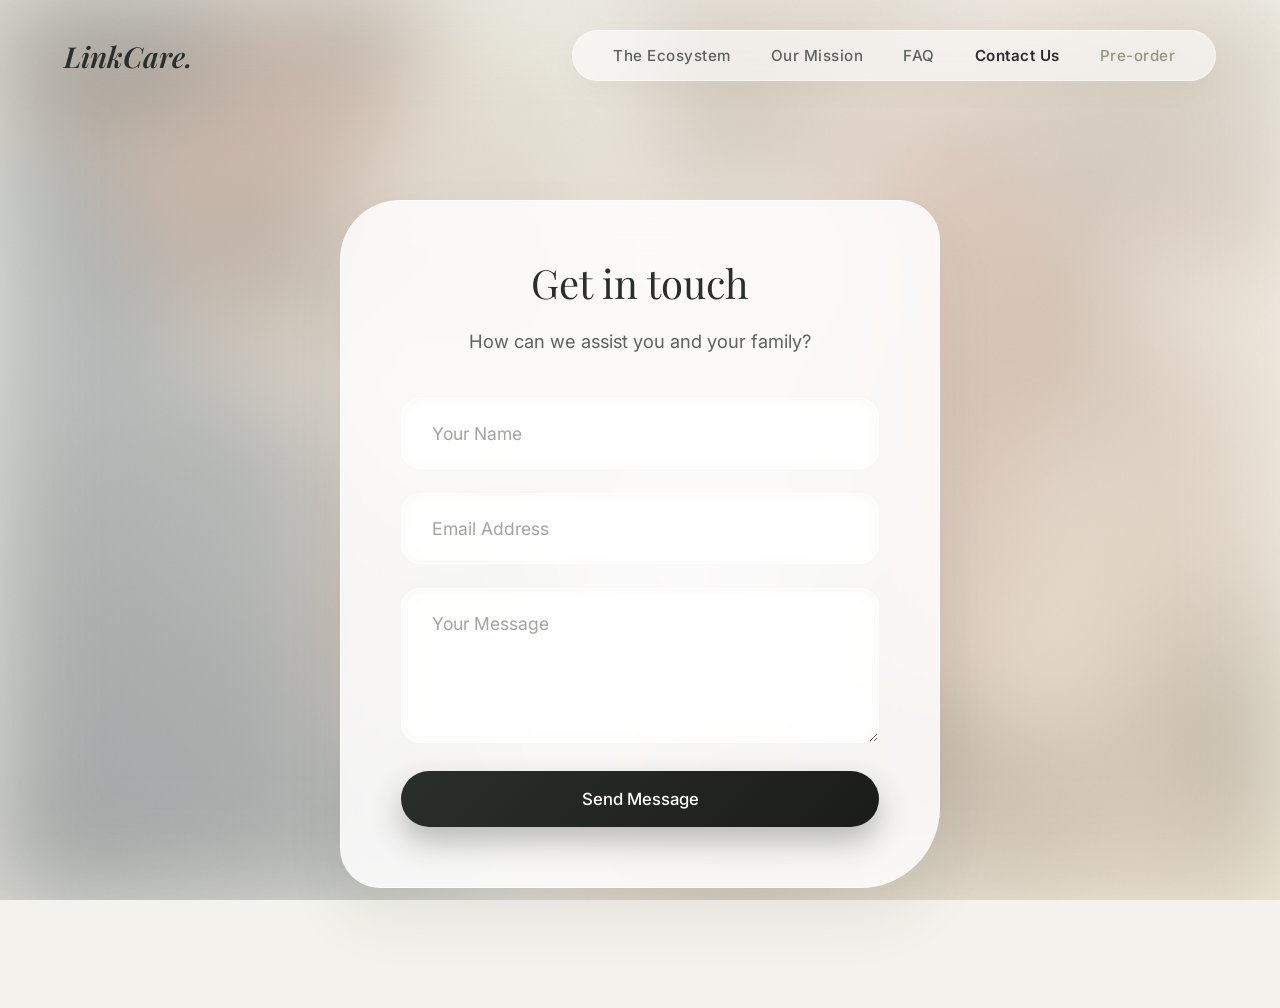
<file: contact.html>
<!DOCTYPE html>
<html lang="en">
<head>
    <meta charset="UTF-8">
    <meta name="viewport" content="width=device-width, initial-scale=1.0">
    <title>LinkCare | Contact Us</title>
    <link rel="stylesheet" href="style.css">
</head>
<body>
    <nav class="zen-nav">
        <div class="nav-brand">LinkCare.</div>
        <div class="nav-links">
            <a href="index.html">The Ecosystem</a>
            <a href="about.html">Our Mission</a>
            <a href="faq.html">FAQ</a>
            <a href="contact.html" style="color: var(--charcoal); font-weight: 600;">Contact Us</a>
            <a href="pre-order.html" style="color: var(--sage-green); font-weight: 500;">Pre-order</a>
        </div>
    </nav>

    <!-- Soft focus background element -->
    <div style="position: absolute; top: 0; left: 0; width: 100%; height: 100vh; overflow: hidden; z-index: -1;">
        <img src="6.jpeg" alt="Soft background" style="filter: blur(50px); opacity: 0.3; object-fit: cover; width: 100%; height: 100%;">
    </div>

    <section class="padded-section" style="padding-top: 200px; display: flex; justify-content: center;">
        <div class="cloud-container" style="width: 100%; max-width: 600px;">
            <h1 style="text-align: center; margin-bottom: 20px; font-size: 2.5rem;">Get in touch</h1>
            <p style="text-align: center; margin-bottom: 40px;">How can we assist you and your family?</p>
            
            <form>
                <input type="text" class="zen-input" placeholder="Your Name" required>
                <input type="email" class="zen-input" placeholder="Email Address" required>
                <textarea class="zen-input" rows="5" placeholder="Your Message" required></textarea>
                <div style="text-align: center;">
                    <button type="submit" class="btn-pill" style="width: 100%;">Send Message</button>
                </div>
            </form>
        </div>
    </section>

    <script src="script.js"></script>
</body>
</html>
</file>
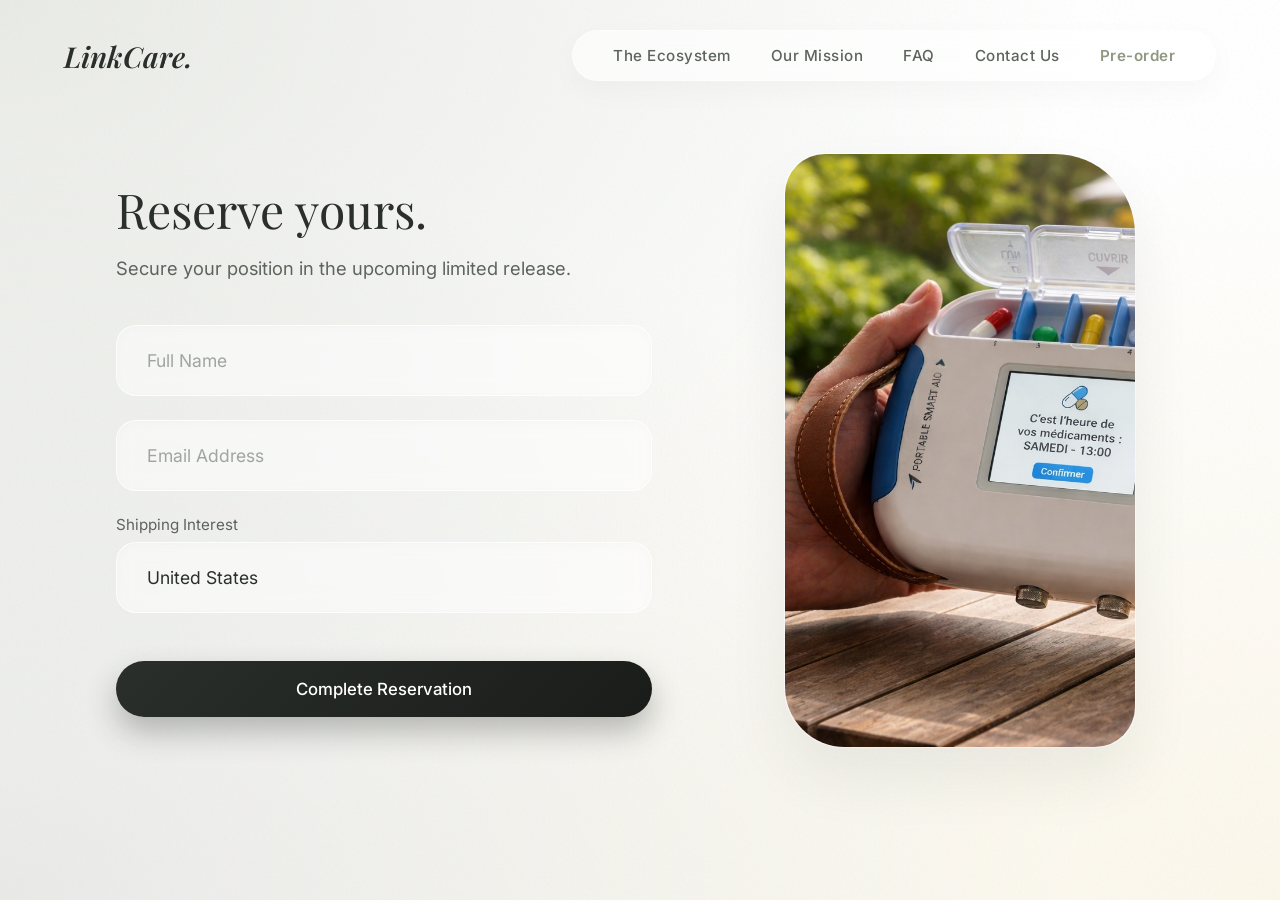
<file: pre-order.html>
<!DOCTYPE html>
<html lang="en">
<head>
    <meta charset="UTF-8">
    <meta name="viewport" content="width=device-width, initial-scale=1.0">
    <title>LinkCare | Reserve</title>
    <link rel="stylesheet" href="style.css">
</head>
<body style="background-color: var(--pure-white);">
    <nav class="zen-nav">
        <div class="nav-brand">LinkCare.</div>
        <div class="nav-links">
            <a href="index.html">The Ecosystem</a>
            <a href="about.html">Our Mission</a>
            <a href="faq.html">FAQ</a>
            <a href="contact.html">Contact Us</a>
            <a href="pre-order.html" style="color: var(--sage-green); font-weight: 600;">Pre-order</a>
        </div>
    </nav>

    <section class="asym-grid" style="min-height: 100vh; padding: 0 5%; gap: 0;">
        <div style="padding: 100px 5%; max-width: 600px; margin: 0 auto; width: 100%;">
            <h1 style="font-size: 3rem; margin-bottom: 16px;">Reserve yours.</h1>
            <p style="margin-bottom: 40px;">Secure your position in the upcoming limited release.</p>
            
            <form id="zen-preorder">
                <input type="text" class="zen-input" placeholder="Full Name" required>
                <input type="email" class="zen-input" placeholder="Email Address" required>
                
                <div style="margin-bottom: 24px;">
                    <label style="display: block; font-size: 0.95rem; color: var(--text-muted); margin-bottom: 8px;">Shipping Interest</label>
                    <select class="zen-input" style="appearance: none;">
                        <option>United States</option>
                        <option>Europe</option>
                        <option>Asia Pacific</option>
                    </select>
                </div>
                
                <button type="submit" id="submit-btn" class="btn-pill" style="width: 100%;">Complete Reservation</button>
            </form>
        </div>
        
        <div style="height: 100vh; padding: 100px 80px; display: flex; align-items: center; justify-content: center;">
            <div class="cloud-container-alt" style="height: 85%; width: 100%; padding: 0;">
                <img src="7.jpeg" alt="LinkCare Box Checkout" style="border-radius: 40px 80px 40px 60px;">
            </div>
        </div>
    </section>

    <script src="script.js"></script>
</body>
</html>
</file>
<file: style.css>
@import url('https://fonts.googleapis.com/css2?family=Inter:wght@300;400;500&family=Playfair+Display:ital,wght@0,400;0,600;1,400&display=swap');

:root {
    --bg-color: #F4F2EC; /* Warm, premium off-white (Cream/Taupe) */
    --pure-white: #FFFFFF;
    --sage-green: #909881; /* Deeper, richer sage */
    --sage-green-dark: #6C725E;
    --gold-accent: #D4AF37;
    --charcoal: #2A2F2B; /* Forest-charcoal */
    --text-muted: #5D635D;
    
    --font-heading: 'Playfair Display', serif;
    --font-body: 'Inter', sans-serif;
    
    --shadow-soft: 0 30px 60px rgba(42, 47, 43, 0.08); /* Sophisticated deep shadow */
    --shadow-hover: 0 40px 80px rgba(42, 47, 43, 0.12);
}

* {
    margin: 0;
    padding: 0;
    box-sizing: border-box;
}

body {
    background-color: var(--bg-color);
    color: var(--charcoal);
    font-family: var(--font-body);
    overflow-x: hidden;
    -webkit-font-smoothing: antialiased;
    /* Adding texture and ambient warmth gradients to kill the "boring white" */
    background-image: 
        radial-gradient(at 0% 0%, rgba(144, 152, 129, 0.2) 0px, transparent 60%),
        radial-gradient(at 100% 100%, rgba(212, 175, 55, 0.1) 0px, transparent 60%),
        radial-gradient(at 0% 100%, rgba(108, 114, 94, 0.15) 0px, transparent 60%),
        url("data:image/svg+xml,%3Csvg viewBox='0 0 400 400' xmlns='http://www.w3.org/2000/svg'%3E%3Cfilter id='noiseFilter'%3E%3CfeTurbulence type='fractalNoise' baseFrequency='0.8' numOctaves='3' stitchTiles='stitch'/%3E%3C/filter%3E%3Crect width='100%25' height='100%25' filter='url(%23noiseFilter)' opacity='0.04'/%3E%3C/svg%3E");
    background-attachment: fixed;
}

/* Ambient Floating Orbs */
.orb {
    position: absolute;
    border-radius: 50%;
    filter: blur(120px);
    z-index: -1;
    opacity: 0.6;
    animation: floatOrb 10s ease-in-out infinite alternate;
}

.orb-1 { width: 400px; height: 400px; background: rgba(144, 152, 129, 0.4); top: -10%; left: 0; }
.orb-2 { width: 500px; height: 500px; background: rgba(220, 205, 175, 0.4); bottom: 10%; right: -5%; }

@keyframes floatOrb {
    0% { transform: translateY(0) scale(1); }
    100% { transform: translateY(100px) scale(1.1); }
}

a {
    color: var(--sage-green);
    text-decoration: none;
    transition: color 0.3s ease;
}
a:hover {
    color: var(--sage-green-dark);
}

/* Typography */
h1, h2, h3, h4, h5 {
    font-family: var(--font-heading);
    color: var(--charcoal);
    line-height: 1.1;
}

h1 {
    font-size: clamp(3.5rem, 7vw, 6rem);
    font-weight: 400;
}

h2 {
    font-size: clamp(2.5rem, 5vw, 4rem);
    font-weight: 400;
}

p {
    font-size: 1.15rem;
    line-height: 1.8;
    color: var(--text-muted);
}

/* Layout Utilities & Shapes */
.cloud-container {
    background-color: rgba(255, 255, 255, 0.85); /* Slightly transparent */
    backdrop-filter: blur(20px);
    border: 1px solid rgba(255,255,255,0.6);
    border-radius: 60px 40px 80px 40px; 
    padding: 60px;
    box-shadow: var(--shadow-soft);
    position: relative;
    overflow: hidden;
}

.cloud-container-alt {
    border-radius: 40px 80px 40px 60px;
    background-color: rgba(255, 255, 255, 0.85);
    backdrop-filter: blur(20px);
    border: 1px solid rgba(255,255,255,0.6);
}

.padded-section {
    padding: 120px 5%;
    max-width: 1400px;
    margin: 0 auto;
    position: relative;
}

/* Strict Image Treatments */
img {
    width: 100%;
    height: 100%;
    object-fit: cover;
    border-radius: 40px;
    box-shadow: var(--shadow-soft);
}

/* Navbar */
.zen-nav {
    display: flex;
    justify-content: space-between;
    align-items: center;
    padding: 30px 5%;
    position: absolute;
    top: 0; width: 100%;
    z-index: 100;
}

.nav-brand {
    font-family: var(--font-heading);
    font-size: 1.8rem;
    font-style: italic;
    font-weight: 600;
    color: var(--charcoal);
}

.nav-links {
    display: flex;
    gap: 40px;
    background: rgba(255, 255, 255, 0.6);
    padding: 15px 40px;
    border-radius: 50px;
    backdrop-filter: blur(15px);
    border: 1px solid rgba(255,255,255,0.5);
    box-shadow: 0 10px 30px rgba(0,0,0,0.03);
}

.nav-links a {
    font-family: var(--font-body);
    font-size: 0.95rem;
    color: var(--text-muted);
    font-weight: 500;
    letter-spacing: 0.5px;
}

.nav-links a:hover {
    color: var(--charcoal);
}

/* Base Pill Button */
.btn-pill {
    display: inline-block;
    padding: 18px 48px;
    background: linear-gradient(135deg, var(--charcoal), #1a1c1a);
    color: var(--pure-white) !important; /* Force white text */
    border-radius: 50px;
    font-family: var(--font-body);
    font-size: 1.05rem;
    font-weight: 500;
    border: none;
    cursor: pointer;
    box-shadow: 0 15px 30px rgba(42, 47, 43, 0.3);
    transition: all 0.4s cubic-bezier(0.4, 0, 0.2, 1);
}

.btn-pill:hover {
    transform: translateY(-4px);
    box-shadow: 0 20px 40px rgba(42, 47, 43, 0.4);
    background: linear-gradient(135deg, var(--sage-green), var(--sage-green-dark));
}

/* Soft Depth Glassmorphism */
.zen-glass {
    background: rgba(255, 255, 255, 0.6);
    backdrop-filter: blur(30px);
    -webkit-backdrop-filter: blur(30px);
    border: 1px solid rgba(255, 255, 255, 0.8);
    border-radius: 40px;
    box-shadow: var(--shadow-soft);
    padding: 40px;
    transition: transform 0.4s ease;
}

.zen-glass:hover {
    transform: translateY(-10px);
}

/* Interactive Storytelling Layouts */
.ecosystem-flex {
    display: flex;
    justify-content: center;
    align-items: center;
    gap: 40px;
    position: relative;
}

.asym-grid {
    display: grid;
    grid-template-columns: 1fr;
    gap: 80px;
    align-items: center;
}

@media (min-width: 900px) {
    .asym-grid {
        grid-template-columns: 5fr 4fr;
    }
    .asym-grid.reverse {
        grid-template-columns: 4fr 5fr;
    }
    .asym-grid.reverse > div:first-child {
        order: 2;
    }
}

.overlap-img {
    position: relative;
    margin-bottom: -150px;
    z-index: 10;
}

/* FAQ Accordions */
.faq-item {
    background: rgba(255,255,255,0.7);
    backdrop-filter: blur(20px);
    border: 1px solid rgba(255,255,255,0.6);
    border-radius: 30px;
    margin-bottom: 24px;
    padding: 32px 40px;
    box-shadow: var(--shadow-soft);
    transition: all 0.4s cubic-bezier(0.4, 0, 0.2, 1);
    cursor: pointer;
}
.faq-item:hover {
    box-shadow: var(--shadow-hover);
    transform: translateX(10px);
    background: rgba(255,255,255,0.9);
}
.faq-question {
    font-family: var(--font-heading);
    font-size: 1.8rem;
    display: flex;
    justify-content: space-between;
    align-items: center;
    color: var(--charcoal);
}
.faq-answer {
    max-height: 0;
    overflow: hidden;
    transition: max-height 0.6s cubic-bezier(0.4, 0, 0.2, 1), margin-top 0.6s;
    color: var(--text-muted);
}
.faq-item.active .faq-answer {
    max-height: 300px;
    margin-top: 24px;
}
.faq-toggle-icon {
    font-family: var(--font-body);
    transition: transform 0.6s cubic-bezier(0.4, 0, 0.2, 1);
    color: var(--sage-green);
    font-size: 2rem;
    font-weight: 300;
}
.faq-item.active .faq-toggle-icon {
    transform: rotate(135deg);
    color: var(--charcoal);
}

/* Forms */
.zen-input {
    width: 100%;
    padding: 24px 30px;
    background: rgba(255, 255, 255, 0.5);
    backdrop-filter: blur(10px);
    border: 1px solid rgba(255, 255, 255, 0.7);
    border-radius: 20px;
    font-family: var(--font-body);
    font-size: 1.1rem;
    color: var(--charcoal);
    margin-bottom: 24px;
    transition: all 0.4s ease;
    box-shadow: inset 0 2px 10px rgba(0,0,0,0.02);
}
.zen-input:focus {
    outline: none;
    border-color: var(--sage-green);
    background: rgba(255, 255, 255, 0.95);
    box-shadow: 0 10px 30px rgba(144, 152, 129, 0.15);
}
.zen-input::placeholder {
    color: #A0A5A0;
}

/* Heartbeat SVG */
.heartbeat-path {
    stroke-dasharray: 1000;
    stroke-dashoffset: 1000;
    animation: drawHeartbeat 4s ease-in-out infinite;
}
@keyframes drawHeartbeat {
    0% { stroke-dashoffset: 1000; }
    50% { stroke-dashoffset: 0; }
    100% { stroke-dashoffset: -1000; }
}

/* Success Pulse */
.success-pulse {
    animation: successPulse 1.5s cubic-bezier(0.16, 1, 0.3, 1) forwards !important;
}
@keyframes successPulse {
    0% { transform: scale(1); box-shadow: 0 0 0 0 rgba(144, 152, 129, 0.7); }
    50% { transform: scale(1.05); box-shadow: 0 0 0 30px rgba(144, 152, 129, 0); }
    100% { transform: scale(1); box-shadow: 0 15px 30px rgba(144, 152, 129, 0.4); background: linear-gradient(135deg, var(--sage-green), var(--sage-green-dark)); color: white; }
}

/* Desk-Top Hero adjustments */
.hero-cadre {
    width: 130%; /* Large, but manageable */
    margin-left: 10%; /* Force it further right, away from the text */
}

/* Site-wide Responsive Rules (Fitting all screen sizes) */
@media (max-width: 1000px) {
    .nav-links {
        display: flex;
        flex-wrap: wrap;
        justify-content: center;
        gap: 15px;
    }
    .zen-nav {
        flex-direction: column;
        padding: 20px;
        gap: 20px;
    }
    .padded-section {
        padding: 60px 5%;
    }
    .hero-cadre {
        width: 100%;
        margin-left: 0; /* Removing the massive offset on mobile */
    }
    .overlap-img {
        margin-bottom: 0px; 
    }
    .asym-grid {
        gap: 30px;
    }
    .ecosystem-flex {
        flex-direction: column;
        gap: 40px;
    }
    .heartbeat-svg {
        display: none;
    }
    .zen-glass {
        width: 100% !important;
        height: auto !important;
    }
    /* Hide decorative text/orbs on mobile to save space */
    .orb, [style*="vertical-rl"] {
        display: none !important;
    }
    h1 {
        font-size: clamp(2.5rem, 6vw, 4rem);
    }
}
</file>
